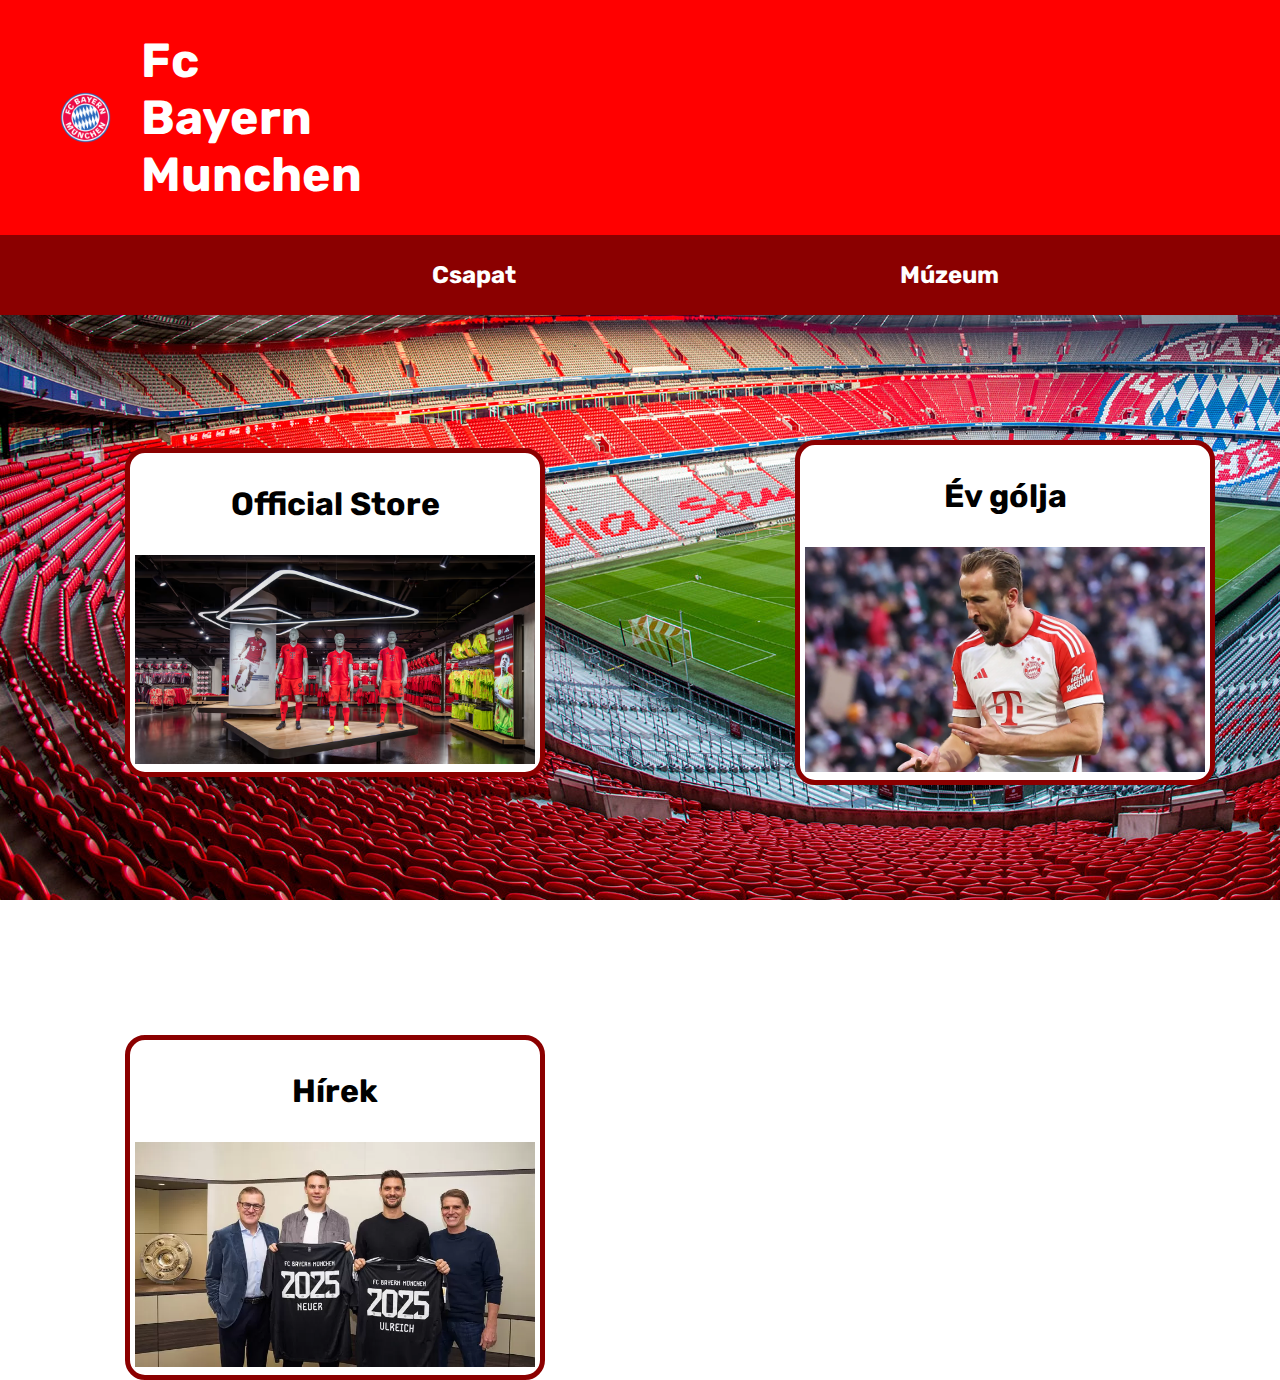
<file: index.html>
<!DOCTYPE html>
<html lang="hu">
<head>
    <meta charset="UTF-8">
    <meta name="viewport" content="width=device-width, initial-scale=1.0">
    <title>Bayern Munchen</title>
    <link rel="stylesheet" href="style.css">
</head>
<body>
<header>

    <div class="fej">  
        <img class="logo" src="forrasok/Logo_FC_Bayern_München_(2002–2017).svg.png" alt="logo">
        <h1>Fc Bayern Munchen</h1>
        <p class="bejelentkezes"><a href="bejelentkezes.html">Bejelentkezés</a></p>
          </div>

    <div class="felsorolas">
        <div id="csapat">
            <p><a href="csapat.html">Csapat</a></p>
        </div>
        <div id="csapat">
            <p><a href="muzeum.html">Múzeum</a></p>
        </div>
        <div id="csapat">
            <p><a href="trofeak.html">Trófeák</a></p>
        </div>
    </div>

    <div class="container">
        <div class="bolt">
            <div id="linkek">
                <p><a href="https://fcbayern.com/store/en-aa">Official Store</a></p>
            </div>
            <a href="https://fcbayern.com/store/en-aa"><img src="forrasok/store.avif" alt="Áruház"></a>
        </div>
        <div class="gol">
            <div id="linkek">
                <p><a href="https://fcbayern.com/en/news/2025/02/goal-of-the-year-harry-kanes-predecessors-at-fcb">Év gólja</a></p>
            </div>
            <a href="https://fcbayern.com/en/news/2025/02/goal-of-the-year-harry-kanes-predecessors-at-fcb"><img src="forrasok/kane goal.webp" alt="Kane gól"></a>
        </div>
        <div class="hirek">
            <div id="linkek">
                <p><a href="https://fcbayern.com/en/news">Hírek</a></p>
            </div>
            <a href="https://fcbayern.com/en/news"><img src="forrasok/hírek.webp" alt="hírek"></a>
        </div>
   </div>

</header>
</body>
</html>
</file>
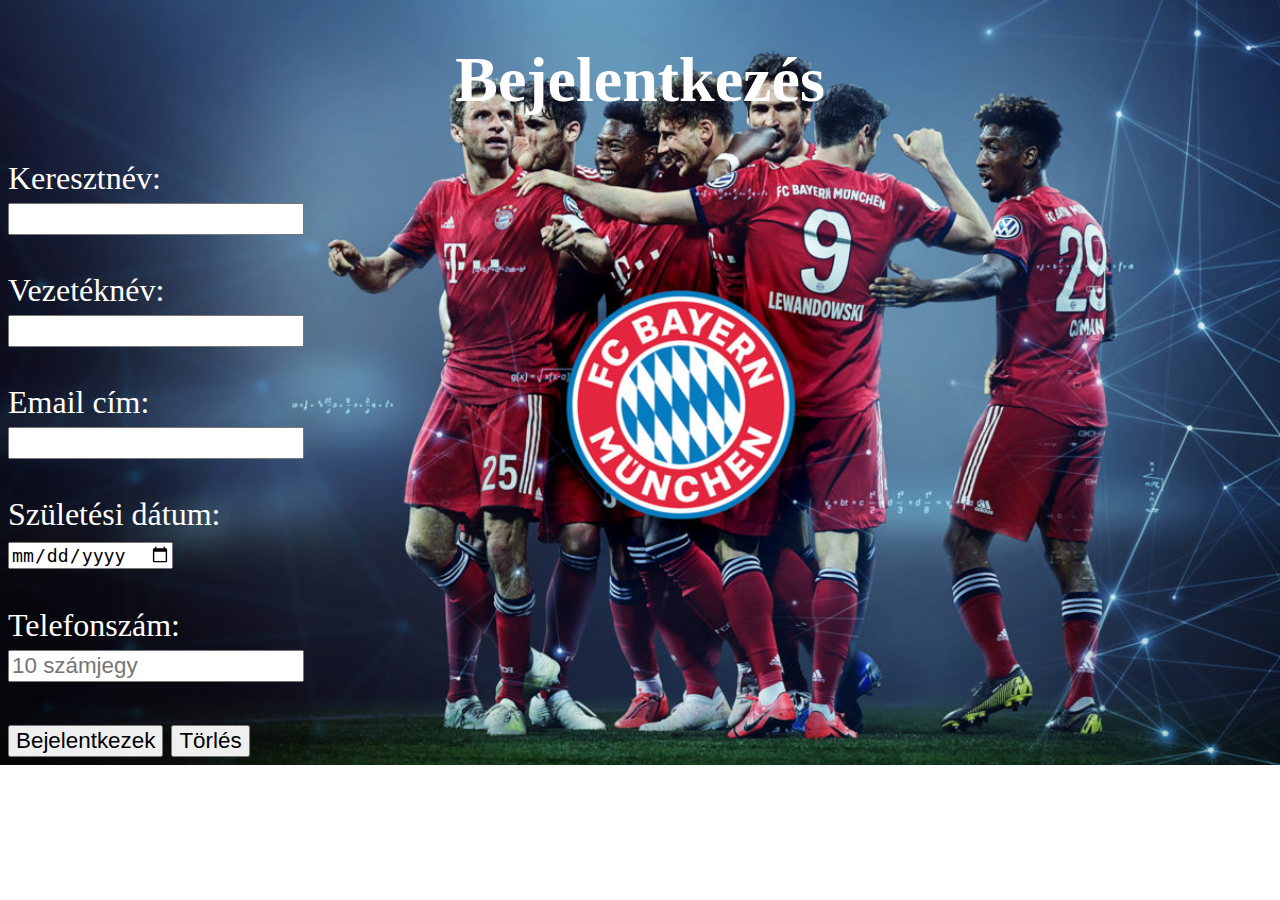
<file: bejelentkezes.html>
<!DOCTYPE html>
<html lang="en">
<head>
    <meta charset="UTF-8">
    <meta name="viewport" content="width=device-width, initial-scale=1.0">
    <title>Bejelentkezés</title>
    <link rel="stylesheet" href="bejelentkezes.css">
</head>
<body>
    <h1><a href="index.html">Bejelentkezés</a></h1>
    <form>
        <label for="first_name">Keresztnév:</label><br>
        <input type="text" id="first_name" name="first_name" required><br><br>

        <label for="last_name">Vezetéknév:</label><br>
        <input type="text" id="last_name" name="last_name" required><br><br>

        <label for="email">Email cím:</label><br>
        <input type="email" id="email" name="email" required><br><br>

        <label for="birth_date">Születési dátum:</label><br>
        <input type="date" id="birth_date" name="birth_date" required><br><br>

        <label for="phone">Telefonszám:</label><br>
        <input type="tel" id="phone" name="phone" pattern="[0-9]{10}" placeholder="10 számjegy" required><br><br>

        <input type="submit" value="Bejelentkezek">
        <input type="reset" value="Törlés">
    </form>
</body>
</html>
</file>
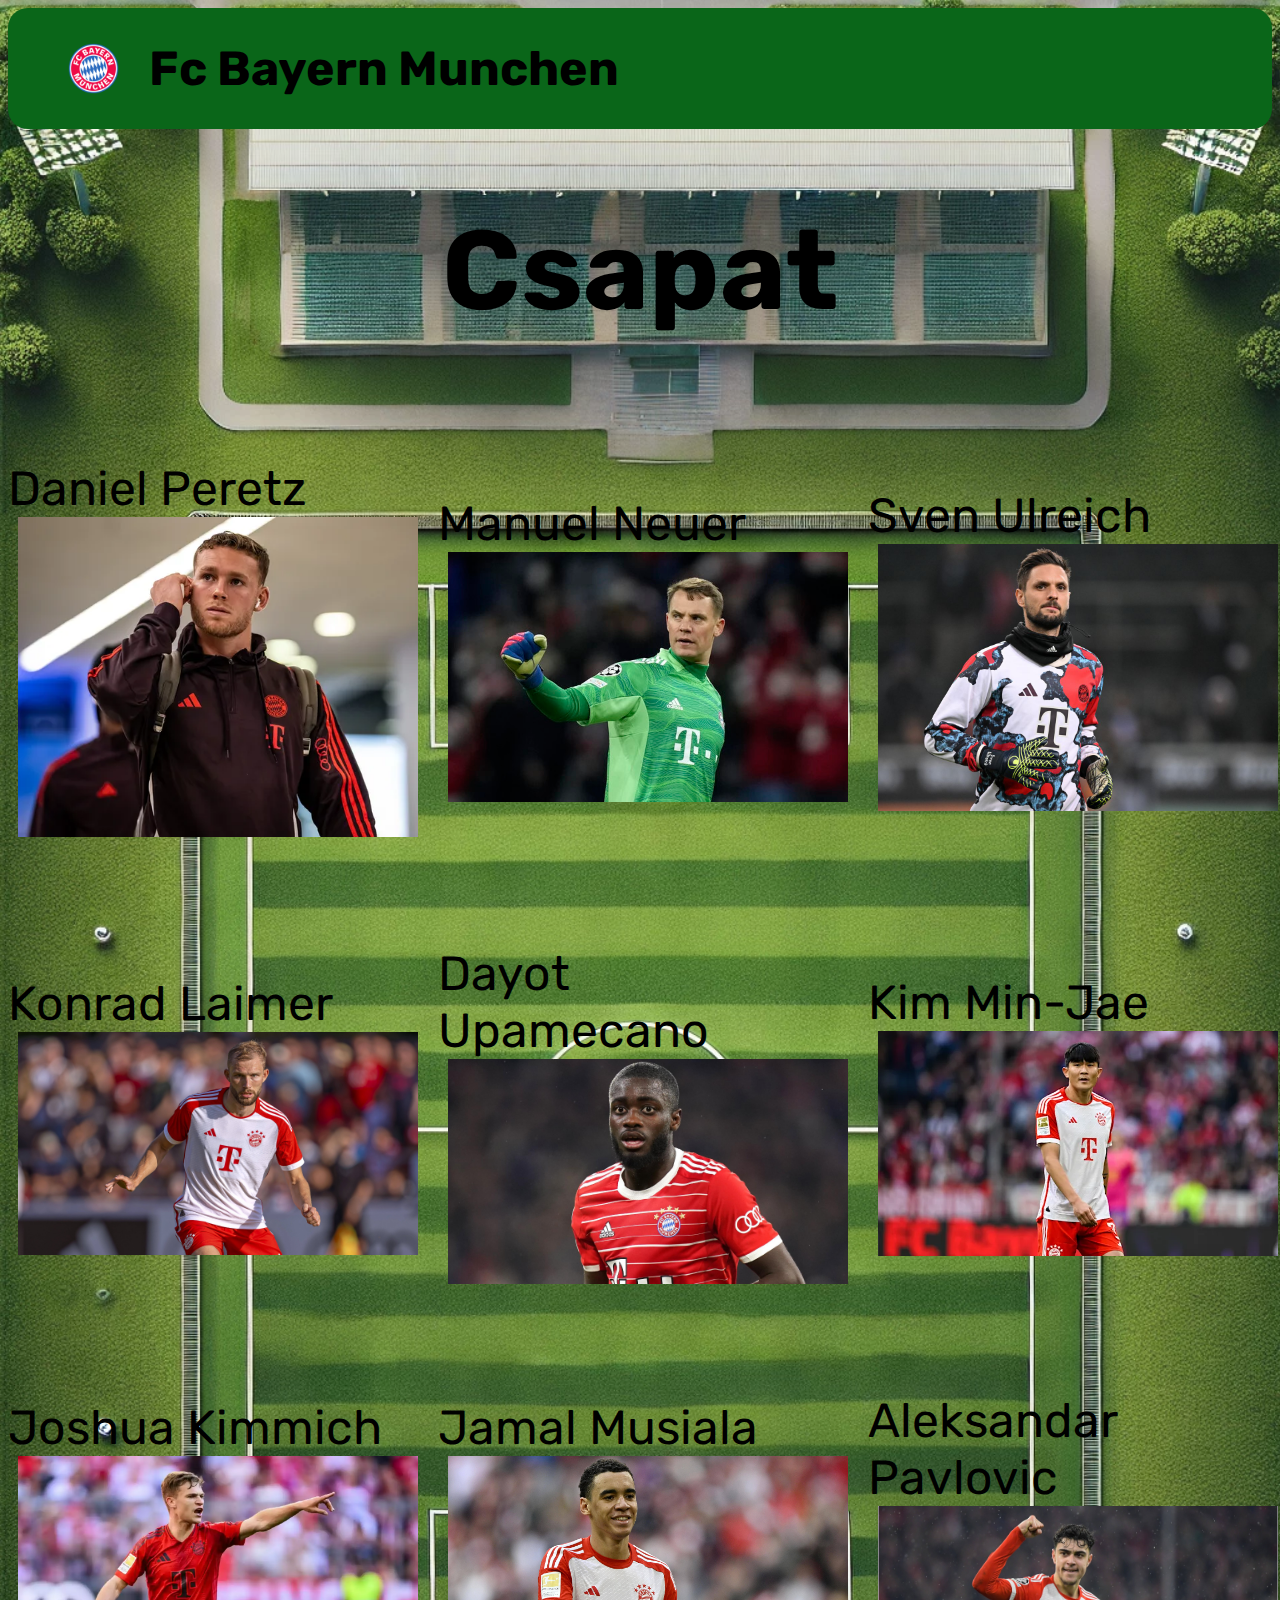
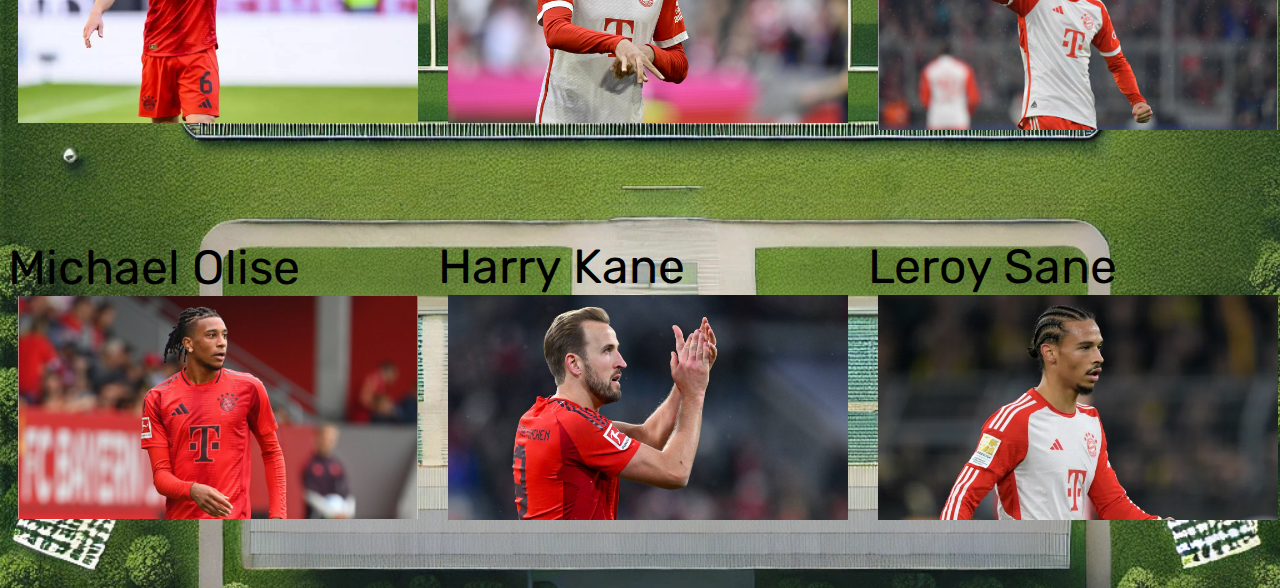
<file: csapat.html>
<!DOCTYPE html>
<html lang="hu">
<head>
    <meta charset="UTF-8">
    <meta name="viewport" content="width=device-width, initial-scale=1.0">
    <title>Csapat</title>
    <link rel="stylesheet" href="csapat.css">
</head>
<body>
    <div class="fej">  
        <img class="logo" src="forrasok/Logo_FC_Bayern_München_(2002–2017).svg.png" alt="logo">
        <h1 class="fooldal"><a href="index.html">Fc Bayern Munchen</a></h1>
          </div>

    <h1>Csapat</h1>
    <div class="kapusok">
        <p><a href="https://www.eredmenyek.com/jatekos/daniel-peretz/MVgAbUb4/">Daniel Peretz</a> <a href="https://www.eredmenyek.com/jatekos/daniel-peretz/MVgAbUb4/"><img class="peretz" src="forrasok/Peretz.webp" alt="Daniel Peretz"></a></p>
        <p><a href="https://www.eredmenyek.com/jatekos/neuer-manuel/Sh5KwIo6/">Manuel Neuer</a> <a href="https://www.eredmenyek.com/jatekos/neuer-manuel/Sh5KwIo6/"><img src="forrasok/neuer.jpg" alt="Manuel Neuer"></a></p>
        <p><a href="https://www.eredmenyek.com/jatekos/ulreich-sven/8CE8Sho8/">Sven Ulreich</a> <a href="https://www.eredmenyek.com/jatekos/ulreich-sven/8CE8Sho8/"><img src="forrasok/Ulreich.jpg" alt="Sven Ulreich"></a></p>
    </div>

    <div class="kapusok">
        <p><a href="https://www.eredmenyek.com/jatekos/laimer-konrad/GlHWqQKJ/">Konrad Laimer</a> <a href="https://www.eredmenyek.com/jatekos/laimer-konrad/GlHWqQKJ/"><img src="forrasok/laimer.jpg" alt="Konrad Laimer"></a></p>
        <p><a href="https://www.eredmenyek.com/jatekos/upamecano-dayot/OMhLhEJB/">Dayot Upamecano</a> <a href="https://www.eredmenyek.com/jatekos/upamecano-dayot/OMhLhEJB/"><img src="forrasok/upamecano.jpg" alt="Dayot Upamecano"></a></p>
        <p><a href="https://www.eredmenyek.com/jatekos/kim-min-jae/vkXC6mad/">Kim Min-Jae</a> <a href="https://www.eredmenyek.com/jatekos/kim-min-jae/vkXC6mad/"><img src="forrasok/kim.webp" alt="Kim Min-Jae"></a></p>
        <p><a href="https://www.eredmenyek.com/jatekos/davies-alphonso/4r3PXV20/">Alphonso Davies</a> <a href="https://www.eredmenyek.com/jatekos/davies-alphonso/4r3PXV20/"><img src="forrasok/davies.jpg" alt="Alphonso Davies"></a></p>
    </div>

    <div class="kapusok">
        <p><a href="https://www.eredmenyek.com/jatekos/kimmich-joshua/MkMrkZLc/">Joshua Kimmich</a> <a href="https://www.eredmenyek.com/jatekos/kimmich-joshua/MkMrkZLc/"><img src="forrasok/kimmich.webp" alt="Joshua Kimmich"></a></p>
        <p><a href="https://www.eredmenyek.com/jatekos/musiala-jamal/nVzSNrOf/">Jamal Musiala</a> <a href="https://www.eredmenyek.com/jatekos/musiala-jamal/nVzSNrOf/"><img src="forrasok/musiala.jpg" alt="Jamal Musiala"></a></p>
        <p><a href="https://www.eredmenyek.com/jatekos/pavlovic-aleksandar/noANPQx4/">Aleksandar Pavlovic</a> <a href="https://www.eredmenyek.com/jatekos/pavlovic-aleksandar/noANPQx4/"><img src="forrasok/pavlovic.jpg" alt="Aleksandar Pavlovic"></a></p>
    </div>

    <div class="kapusok">
        <p><a href="https://www.eredmenyek.com/jatekos/olise-michael/E5pvwqkK/">Michael Olise</a> <a href="https://www.eredmenyek.com/jatekos/olise-michael/E5pvwqkK/"><img src="forrasok/olise.jpg" alt="Michael Olise"></a></p>
        <p><a href="https://www.eredmenyek.com/jatekos/kane-harry/v5HSlEAa/">Harry Kane</a> <a href="https://www.eredmenyek.com/jatekos/kane-harry/v5HSlEAa/"><img src="forrasok/kane.jpg" alt="Harry Kane"></a></p>
        <p><a href="https://www.eredmenyek.com/jatekos/sane-leroy/GlTyfr8U/">Leroy Sane</a> <a href="https://www.eredmenyek.com/jatekos/sane-leroy/GlTyfr8U/"><img src="forrasok/sane.webp" alt="Leroy Sane"></a></p>
    </div>
</body>
</html>
</file>
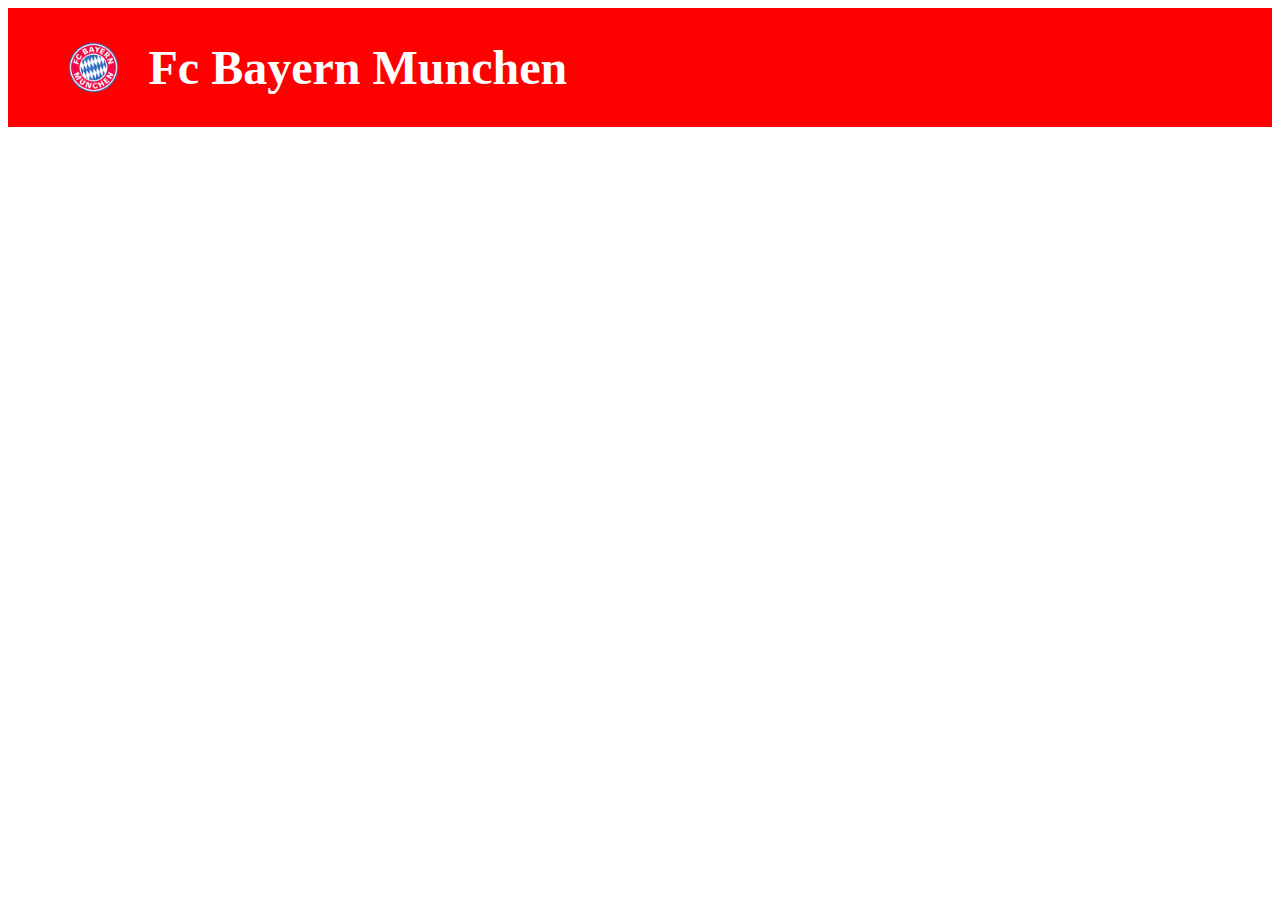
<file: jegyek.html>
<!DOCTYPE html>
<html lang="hu">
<head>
    <meta charset="UTF-8">
    <meta name="viewport" content="width=device-width, initial-scale=1.0">
    <title>Jegyek</title>
    <link rel="stylesheet" href="jegyek.css">
</head>
<body>
    <div class="fej">  
        <img class="logo" src="forrasok/Logo_FC_Bayern_München_(2002–2017).svg.png" alt="logo">
        <h1 class="fooldal"><a href="index.html">Fc Bayern Munchen</a></h1>
          </div>
</body>
</html>
</file>
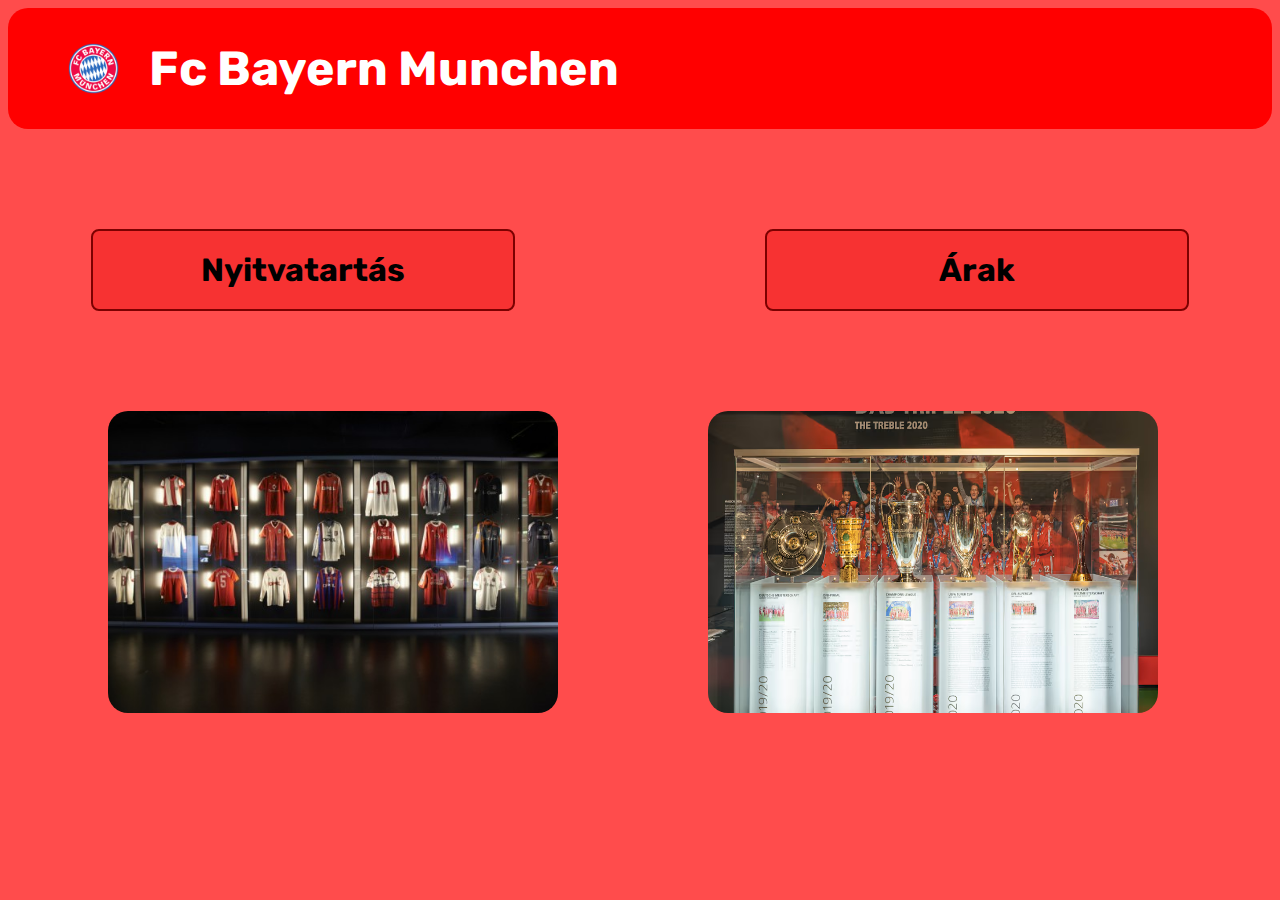
<file: muzeum.html>
<!DOCTYPE html>
<html lang="hu">
<head>
    <meta charset="UTF-8">
    <meta name="viewport" content="width=device-width, initial-scale=1.0">
    <title>Múzeum</title>
    <link rel="stylesheet" href="muzeum.css">
</head>
<body>
    <div class="fej">  
        <img class="logo" src="forrasok/Logo_FC_Bayern_München_(2002–2017).svg.png" alt="logo">
        <h1 class="fooldal"><a href="index.html">Fc Bayern Munchen</a></h1>
    </div>
    
    <div class="oldalak">
        <details>
            <summary>Nyitvatartás</summary>
            <p>Hétfő: 10-18 óráig</p>
            <p>Kedd: 10-18 óráig</p>
            <p>Szerda: 10-18 óráig</p>
            <p>Csütörtök: 10-18 óráig</p>
            <p>Péntek: 10-18 óráig</p>
            <p>Szombat: 10-18 óráig</p>
            <p>Vasárnap: 10-18 óráig</p>
            <p><strong>Legkésőbb 17:15kor lehet bemenni</strong></p>
        </details>
        <details>
            <summary>Árak</summary>
            <p>Felnőtteknek(14 év felett): 12€</p>
            <p>Gyerekeknek(6-13 év között): 6€</p>
            <p>Gyerekeknek(0-5 év között): Ingyenes</p>
            <p>Felnőtt csoport (20+fő): 10€/fő</p>
            <p>Gyerek csoport (20+fő): 6€/fő</p>
        </details>
    </div>

    <div class="kepek">
        <img class="elso" src="forrasok/mezek.jpg" alt="Mezek">
        <img src="forrasok/kupák.avif" alt="Kupák">
        <img src="forrasok/muzeum.avif" alt="Múzeum">
    </div>
</body>
</html>
</file>
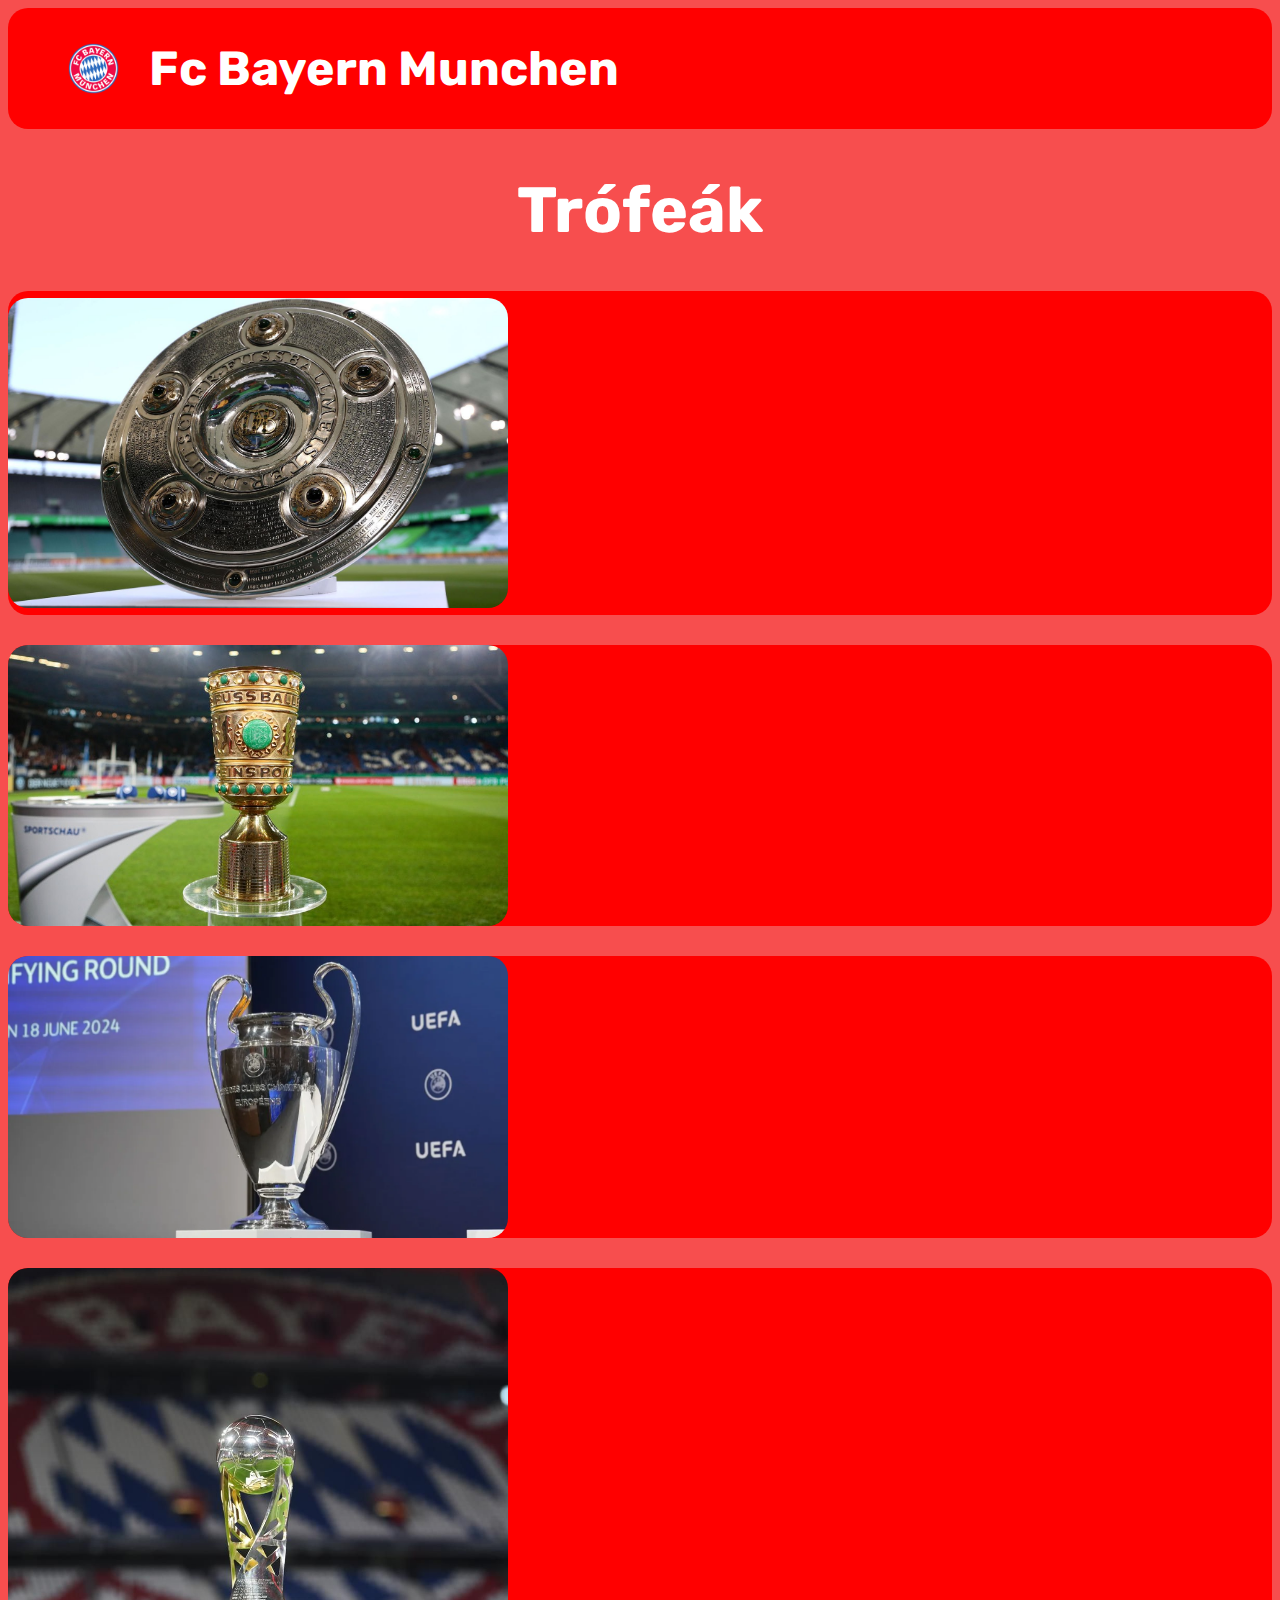
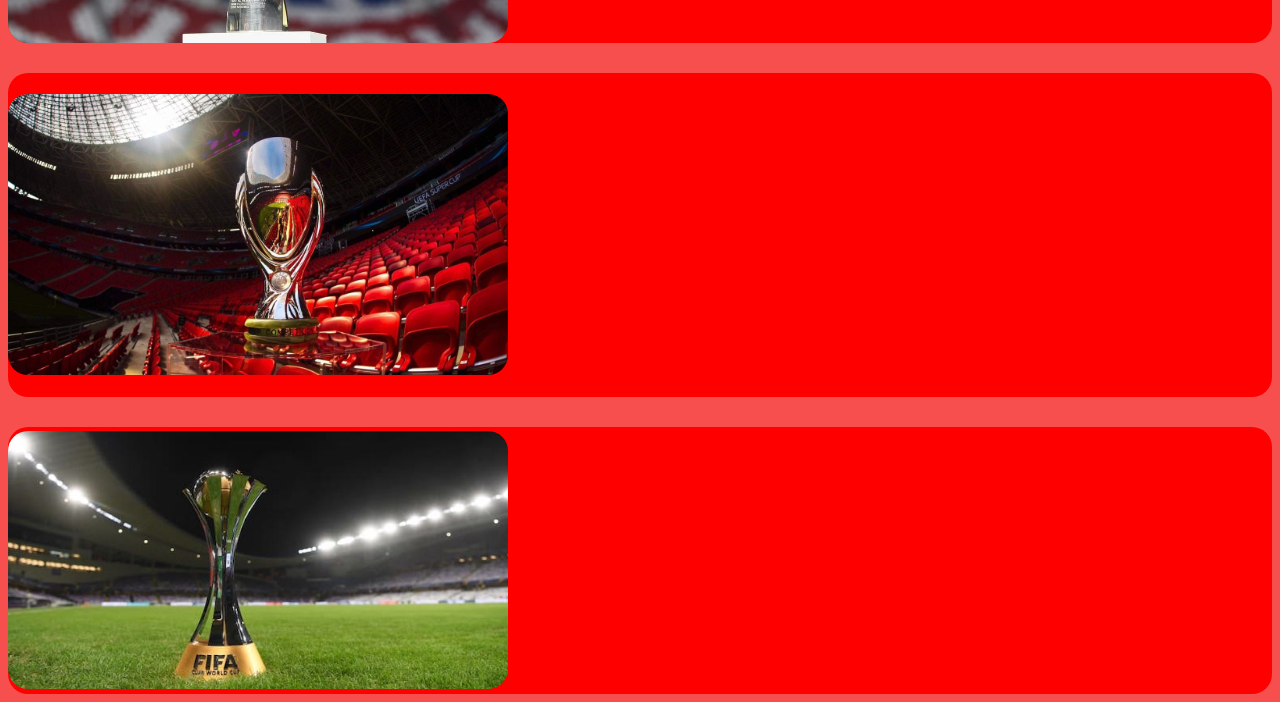
<file: trofeak.html>
<!DOCTYPE html>
<html lang="hu">
<head>
    <meta charset="UTF-8">
    <meta name="viewport" content="width=device-width, initial-scale=1.0">
    <title>Trófeák</title>
    <link rel="stylesheet" href="trofeak.css">
</head>
<body>
    <div class="fej">  
        <img class="logo" src="forrasok/Logo_FC_Bayern_München_(2002–2017).svg.png" alt="logo">
        <h1 class="fooldal"><a href="index.html">Fc Bayern Munchen</a></h1>
          </div>
    
    <h1>Trófeák</h1>

    <div class="bundesliga">
        <img src="forrasok/bundesliga.jpg" alt="Német bajnokság">
        <p>Német bajnokság 33 alkalommal</p>
    </div>

    <div class="nemetkupa">
        <img src="forrasok/nemetkupa.jpg" alt="DFB Német Kupa">
        <p>DFB Német Kupa 20 alkalommal</p>
    </div>

    <div class="bl">
        <img src="forrasok/bl.webp" alt="Bajnokok Ligája">
        <p>Bajnokok Ligája 6 alkalommal</p>
    </div>

    <div class="nemetszuperk">
        <img src="forrasok/nemetszuperk.jpg" alt="Német Szuperkupa">
        <p>Német Szuperkupa 11 alkalommal</p>
    </div>

    <div class="uefaszuperkupa">
        <img src="forrasok/uefaszuper.jpg" alt="UEFA Szuperkupa">
        <p>UEFA Szuperkupa 2 alkalommal</p>
    </div>

    <div class="uefaszuperkupa">
        <img src="forrasok/klubbvb.jpg" alt="FIFA Klubbvilágbajnokság">
        <p>FIFA Klubbvilágbajnokság 2 alkalommal</p>
    </div>
</body>
</html>
</file>
<file: style.css>
@import url('https://fonts.googleapis.com/css2?family=Rubik:ital,wght@0,300..900;1,300..900&display=swap');

body {
    font-family: "Rubik", serif;
}
body {
    background-image: url(forrasok/allianz_arena7.jpg);
    background-attachment: fixed;
    margin: 0;
}

h1 {
    color: white;
    font-size: 3em;
    margin-right: 20px;
}

.bejelentkezes {
    font-size: 2em;
    margin-left: 900px;
    background-color: red;
    padding-left: 40px;
    padding-right: 40px;
    border: 2px solid darkred;
    font-weight: bold;
    border-radius: 20px;
}

.bejelentkezes:hover {
    transform: scale(1.1);
    background-color: rgb(255, 46, 46);
    border-radius: 20px;
}

.logo {
    width: 4%;
    height: 4%;
    padding-left: 60px;
    display: flex;
    margin-right: 30px;

}

.fej {
    background-color: red;
    display: flex;
    align-items: center;
    justify-content: flex-start;

}

.felsorolas {
    background-color: darkred;
    display: flex;
    padding-left: 300px;
    font-size: 1.5em;
    color: white;
    gap: 200px;
}

.felsorolas p {
    padding-left: 10px;
    padding-right: 10px;
    align-items: center;

}

a:visited, a:hover, a:active {
    color: black;
}

a {
    color: black;
    text-decoration: none;
}

.felsorolas a {
    text-decoration: none;
    color: white;
}

.container {
    display: flex;
    justify-content: flex-start;
    align-items: center;
    gap: 250px;
    padding-left: 125px;
    flex-wrap: wrap;
    margin-top: 125px;
}

.bolt, .gol, .hirek {
    font-size: 2em;
    text-align: center;
    color: white;
    width: 400px;
}

.bolt img, .gol img, .hirek img {
    width: 100%; 
    height: auto;
}

#csapat {
    background-color: darkred;
    padding-left: 40px;
    margin-left: 80px;
    padding-right: 40px;
    border: 2px solid darkred;
    font-weight: bold;
}

#csapat:hover {
    transform: scale(1.1);
    background-color: rgb(255, 46, 46);
    border-radius: 20px;
}

.gol:hover {
    transform: scale(1.1);
    background-color: rgb(255, 255, 255);
    border-radius: 20px;
}

.gol {
    background-color: rgb(255, 255, 255);
    padding-left: 5px;
    padding-right: 5px;
    border : 5px solid darkred;
    border-radius: 20px;
}

.bolt {
    background-color: rgb(255, 255, 255);
    padding-left: 5px;
    padding-right: 5px;
    border : 5px solid darkred;
    border-radius: 20px;
}

.bolt:hover {
    transform: scale(1.1);
    background-color: rgb(255, 255, 255);
    border-radius: 20px;
}

.hirek {
    background-color: rgb(255, 255, 255);
    padding-left: 5px;
    padding-right: 5px;
    border : 5px solid darkred;
    border-radius: 20px;
}

.hirek:hover {
    transform: scale(1.1);
    background-color: rgb(255, 255, 255);
    border-radius: 20px;
}

#linkek p {
    font-weight: bold;
}
</file>
<file: bejelentkezes.css>
h1 {
    text-align: center;
    font-size: 4em;
}

a {
    color: white;
    text-decoration: none;
}

form {
    text-align: left;
    font-size: 2em;
    color: white;
}

input {
    font-size: 0.7em;
}

body {
    background-image: url(forrasok/bejelentkezes.jpg);
    background-repeat: no-repeat;
    background-size: cover;
}
</file>
<file: csapat.css>
@import url('https://fonts.googleapis.com/css2?family=Rubik:ital,wght@0,300..900;1,300..900&display=swap');

body {
    font-family: "Rubik", serif;
    background-image: url(forrasok/palya3.webp);
    background-size: cover;
}

.fooldal {
    color: rgb(255, 255, 255);
    font-size: 3em;
    margin-right: 20px;
}

.logo {
    width: 4%;
    height: 4%;
    padding-left: 60px;
    display: flex;
    margin-right: 30px;

}

.fej {
    background-color: rgb(10, 102, 25);
    display: flex;
    align-items: center;
    justify-content: flex-start;
    border-radius: 20px;

}

p {
    font-size: 3em;
}

h1 {
    font-size: 7em;
    text-align: center;
}

.kapusok {
    display: flex;
    align-items: center;
}

.kapusok p {
    margin-right: 20px;
}

.kapusok img {
    width: 400px;
    height: auto;
    margin-left: 10px;
}

a:visited, a:hover, a:active {
    color: black;
} 

a {
    color: black;
    text-decoration: none;
}
</file>
<file: jegyek.css>
.fooldal {
    color: rgb(255, 255, 255);
    font-size: 3em;
    margin-right: 20px;
}

.logo {
    width: 4%;
    height: 4%;
    padding-left: 60px;
    display: flex;
    margin-right: 30px;

}

.fej {
    background-color: red;
    display: flex;
    align-items: center;
    justify-content: flex-start;

}

a {
    color: white;
    text-decoration: none;
}

a:visited, a:hover, a:active {
    color: white;
}
</file>
<file: muzeum.css>
@import url('https://fonts.googleapis.com/css2?family=Rubik:ital,wght@0,300..900;1,300..900&display=swap');

body {
    font-family: "Rubik", serif;
    background-color: rgb(255, 76, 76);
}


.fooldal {
    color: rgb(255, 255, 255);
    font-size: 3em;
    margin-right: 20px;
}

.logo {
    width: 4%;
    height: 4%;
    padding-left: 60px;
    display: flex;
    margin-right: 30px;

}

.fej {
    background-color: red;
    display: flex;
    align-items: center;
    justify-content: flex-start;
    border-radius: 20px;

}

a {
    color: white;
    text-decoration: none;
}

a:visited, a:hover, a:active {
    color: white;
}

details {
    width: 400px;
    border: 2px solid rgb(124, 1, 1);
    padding: 10px;
    border-radius: 8px;
    background-color: #f73232;
    cursor: pointer;
    text-align: center;
    margin-top: 100px;
}

summary {
    font-size: 2em;
    font-weight: bold;
    color: #000000;
    cursor: pointer;
    list-style: none;
    padding: 10px;
}

summary::-webkit-details-marker {
    display: none;
}

details[open] {
    background-color: #e0e0e0;
}

p {
    margin: 5px 0;
    font-size: 1.3em;
}

.oldalak {
    display: flex;
    gap: 250px;
    justify-content: center;
}

.kepek img {
    width: 450px;
    margin-right: 150px;
    margin-top: 100px;
    border-radius: 20px;
}

.kepek {
    display: flex;
}

.elso {
    margin-left: 100px;
}
</file>
<file: trofeak.css>
@import url('https://fonts.googleapis.com/css2?family=Rubik:ital,wght@0,300..900;1,300..900&display=swap');

body {
    background-color: rgb(247, 78, 78);
    font-family: "Rubik", serif;
}


.fooldal {
    color: rgb(255, 255, 255);
    font-size: 3em;
    margin-right: 20px;
}

.logo {
    width: 4%;
    height: 4%;
    padding-left: 60px;
    display: flex;
    margin-right: 30px;

}

.fej {
    background-color: red;
    display: flex;
    align-items: center;
    justify-content: flex-start;
    border-radius: 20px;

}

a {
    color: white;
    text-decoration: none;
}

a:visited, a:hover, a:active {
    color: white;
}

h1 {
    text-align: center;
    font-size: 4em;
    color: white;
}

.bundesliga {
    background-color: red;
    display: flex;
    align-items: center;
    border-radius: 20px;
}

.bundesliga img {
    width: 500px;
    float: left;
    border-radius: 20px;
}

.bundesliga p {
    font-size: 3em;
    font-weight: bold;
    text-align: right;
    margin-left: 800px;
    margin-right: 50px;
}

.nemetkupa {
    background-color: red;
    display: flex;
    align-items: center;
    margin-top: 30px;
    border-radius: 20px;
}

.nemetkupa img {
    width: 500px;
    float: left;
    border-radius: 20px;
}

.nemetkupa p {
    font-size: 3em;
    font-weight: bold;
    text-align: right;
    margin-left: 800px;
    margin-right: 50px;
}

.bl {
    background-color: red;
    display: flex;
    align-items: center;
    margin-top: 30px;
    border-radius: 20px;
}

.bl img {
    width: 500px;
    float: left;
    border-radius: 20px;
}

.bl p {
    font-size: 3em;
    font-weight: bold;
    text-align: right;
    margin-left: 800px;
    margin-right: 50px;
}

.nemetszuperk {
    background-color: red;
    display: flex;
    align-items: center;
    margin-top: 30px;
    border-radius: 20px;
}

.nemetszuperk img {
    width: 500px;
    float: left;
    border-radius: 20px;
}

.nemetszuperk p {
    font-size: 3em;
    font-weight: bold;
    text-align: right;
    margin-left: 800px;
    margin-right: 50px;
}

.uefaszuperkupa {
    background-color: red;
    display: flex;
    align-items: center;
    margin-top: 30px;
    border-radius: 20px;
}

.uefaszuperkupa img {
    width: 500px;
    float: left;
    border-radius: 20px;
}

.uefaszuperkupa p {
    font-size: 3em;
    font-weight: bold;
    text-align: right;
    margin-left: 800px;
    margin-right: 50px;
}

p {
    color: white;
}
</file>
